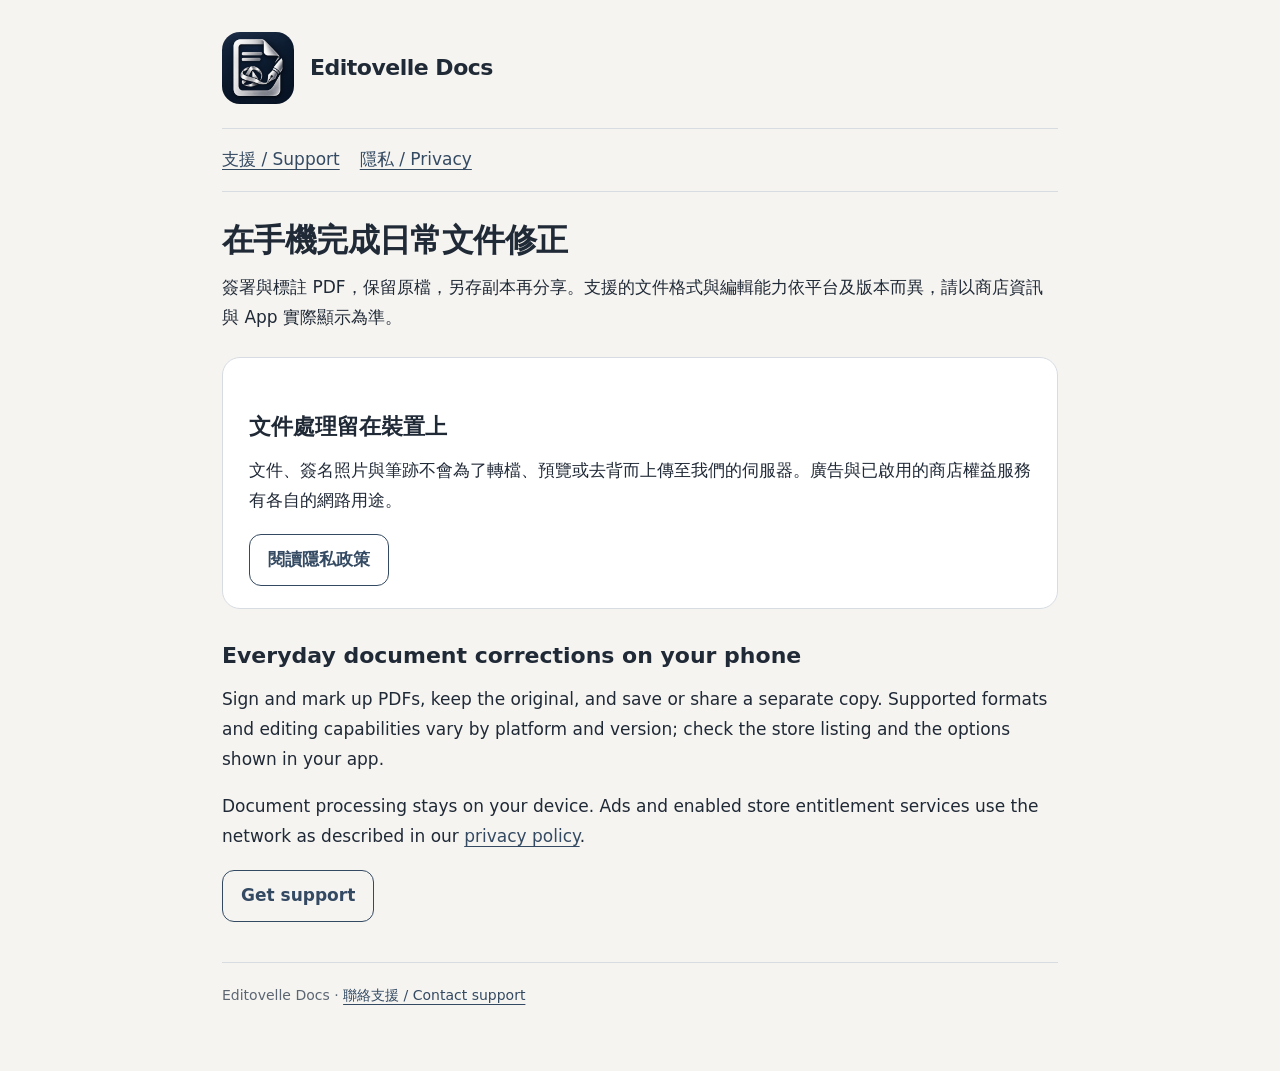
<file: index.html>
<!doctype html>
<html lang="zh-Hant"><head><meta charset="utf-8"><meta name="viewport" content="width=device-width, initial-scale=1"><title>Editovelle Docs · 支援與隱私</title><meta name="description" content="Editovelle Docs 官方支援與隱私政策。Official support and privacy information."><link rel="stylesheet" href="style.css"><link rel="icon" href="icon.png"></head><body><main>
<header><img src="icon.png" alt=""><div>Editovelle Docs</div></header>
<nav aria-label="主要連結"><a href="support.html">支援 / Support</a><a href="privacy.html">隱私 / Privacy</a></nav>
<h1>在手機完成日常文件修正</h1>
<p>簽署與標註 PDF，保留原檔，另存副本再分享。支援的文件格式與編輯能力依平台及版本而異，請以商店資訊與 App 實際顯示為準。</p>
<div class="panel"><h2>文件處理留在裝置上</h2><p>文件、簽名照片與筆跡不會為了轉檔、預覽或去背而上傳至我們的伺服器。廣告與已啟用的商店權益服務有各自的網路用途。</p><a class="button" href="privacy.html">閱讀隱私政策</a></div>
<section lang="en"><h2>Everyday document corrections on your phone</h2><p>Sign and mark up PDFs, keep the original, and save or share a separate copy. Supported formats and editing capabilities vary by platform and version; check the store listing and the options shown in your app.</p><p>Document processing stays on your device. Ads and enabled store entitlement services use the network as described in our <a href="privacy.html#english">privacy policy</a>.</p><a class="button" href="support.html#english">Get support</a></section>
<footer>Editovelle Docs · <a href="support.html">聯絡支援 / Contact support</a></footer>
</main></body></html>
</file>
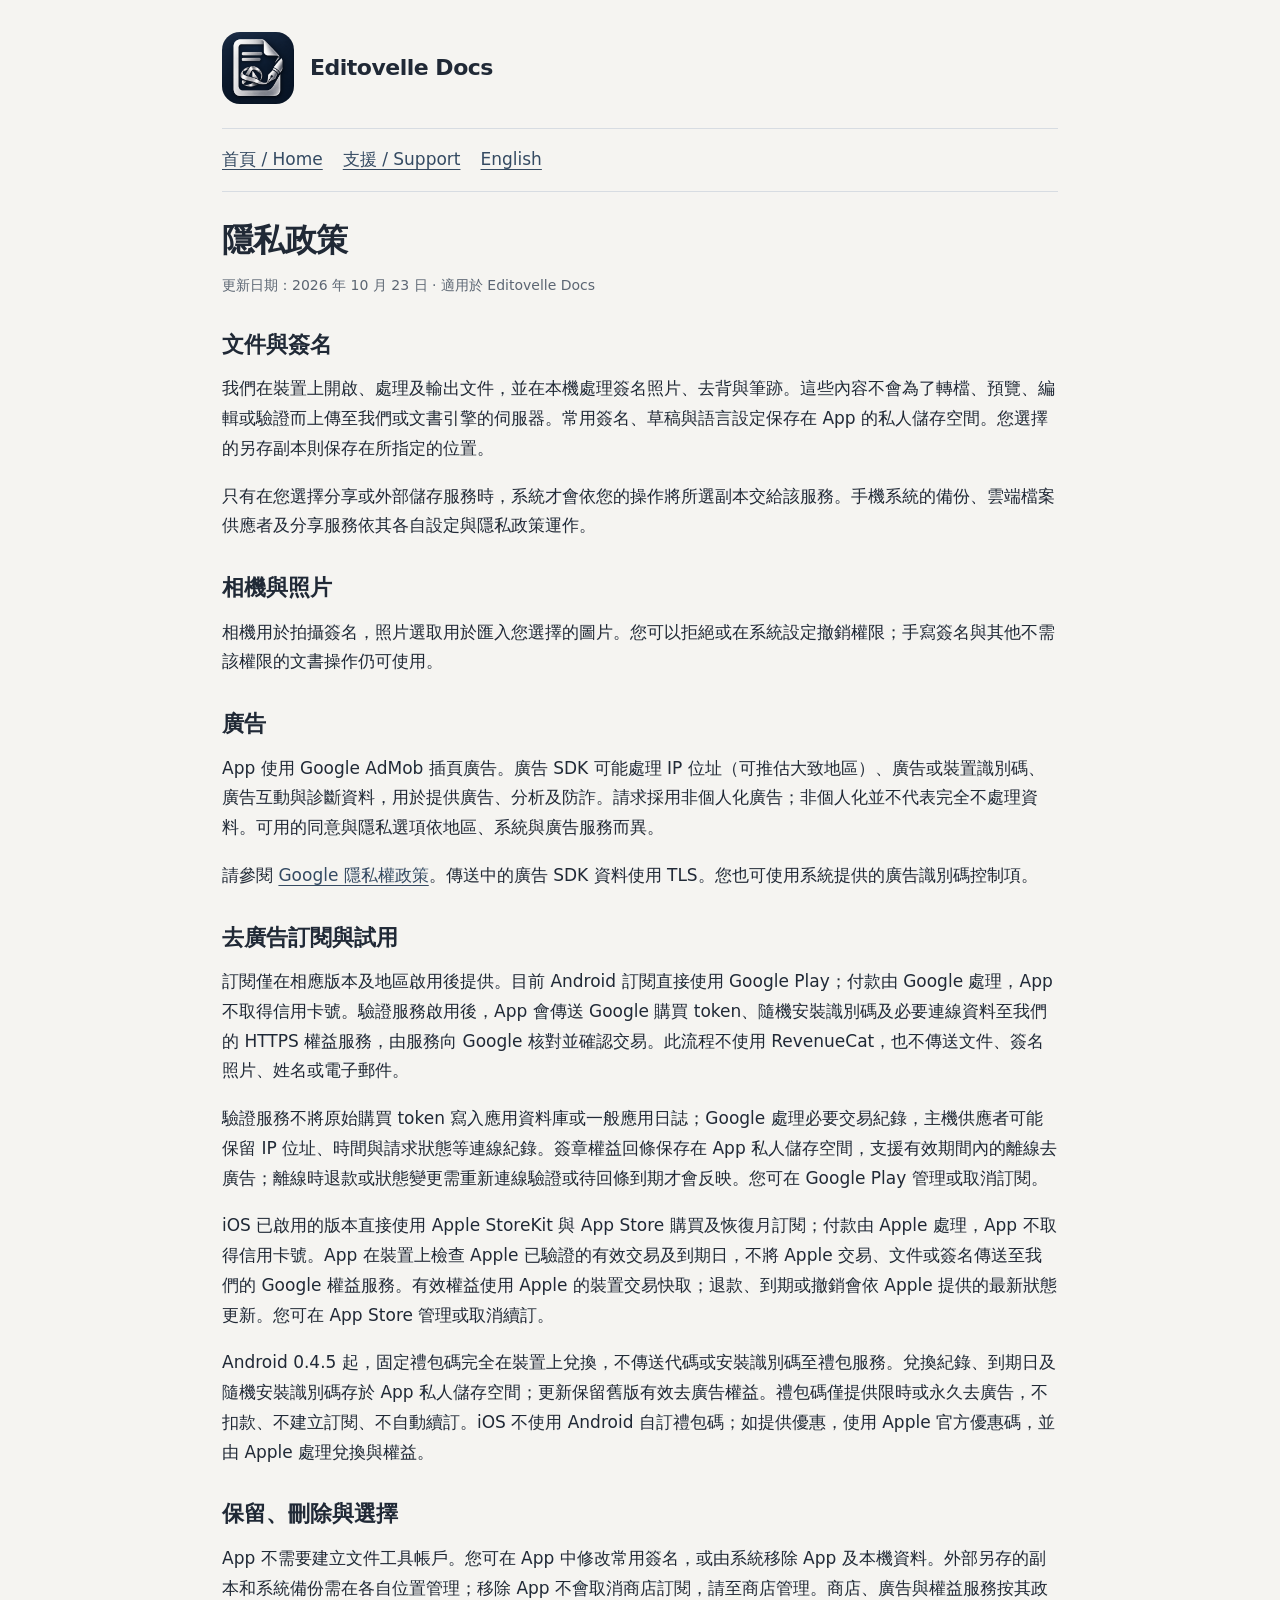
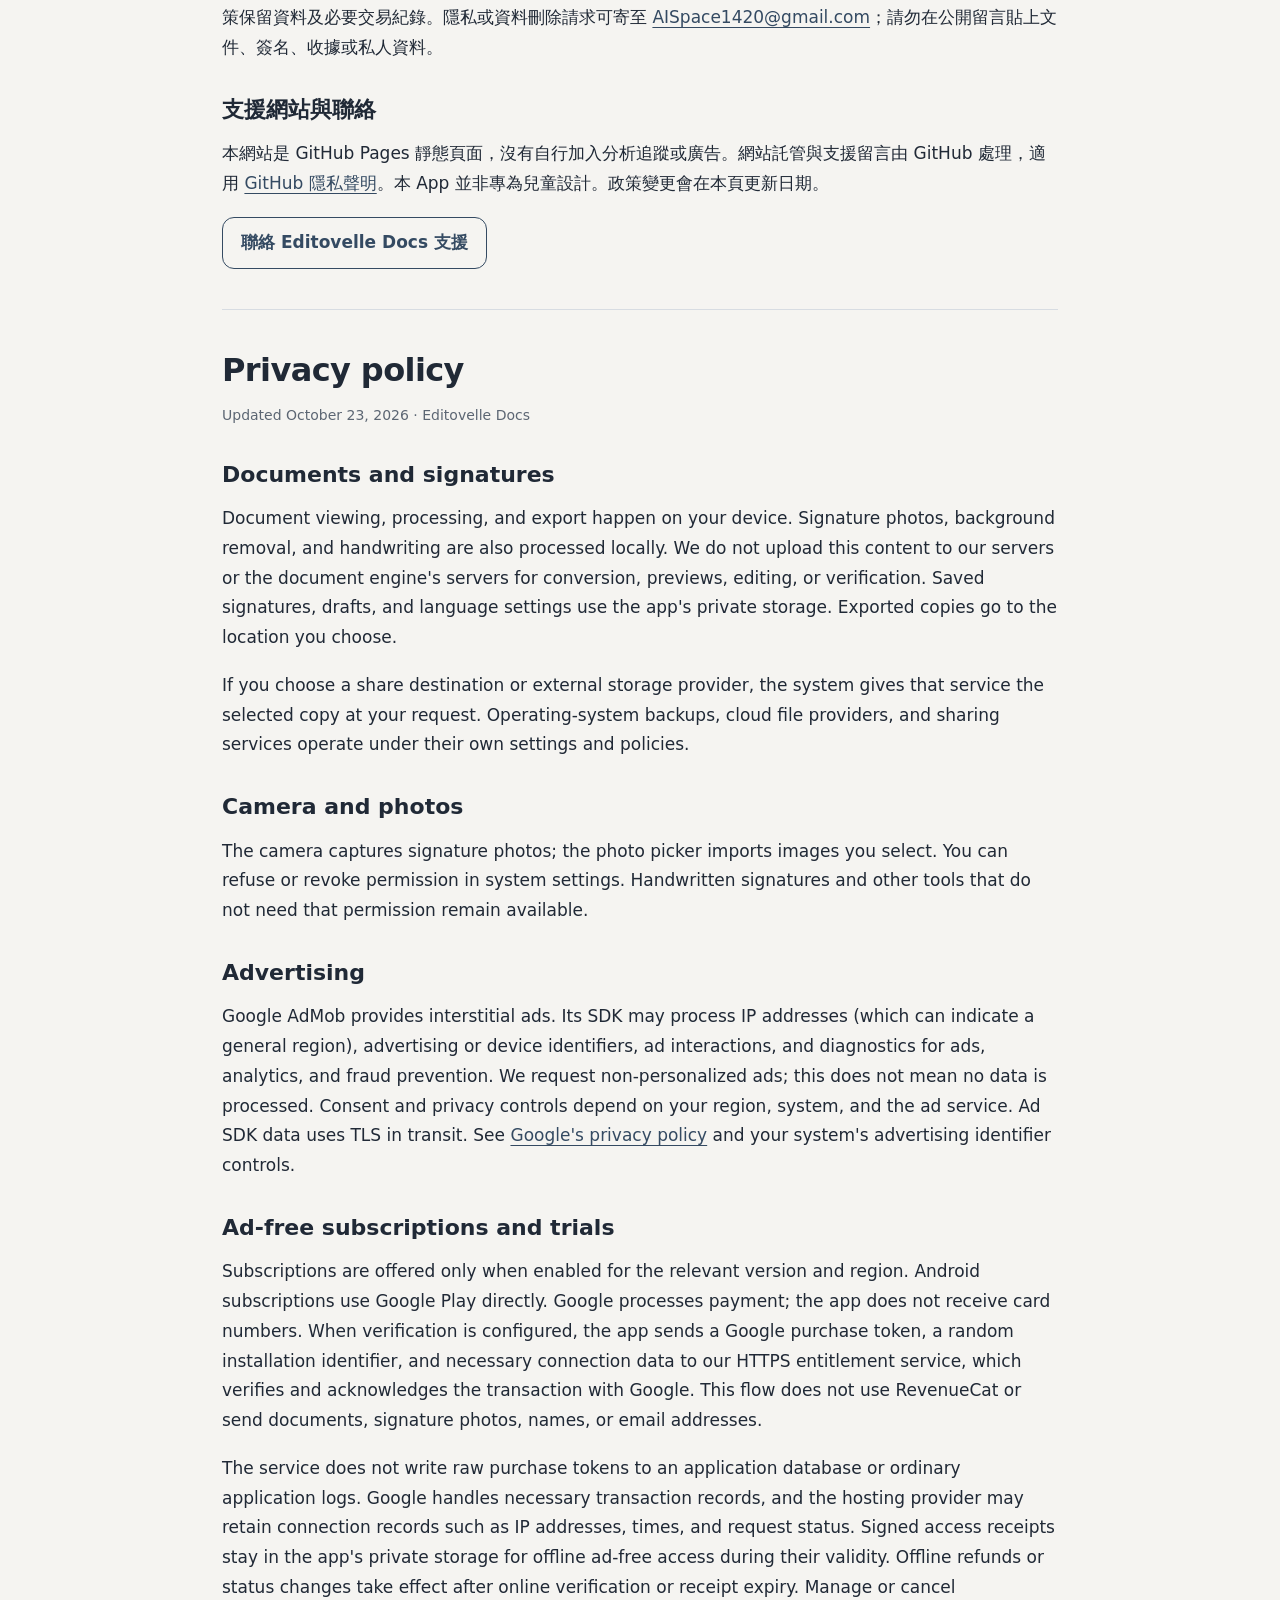
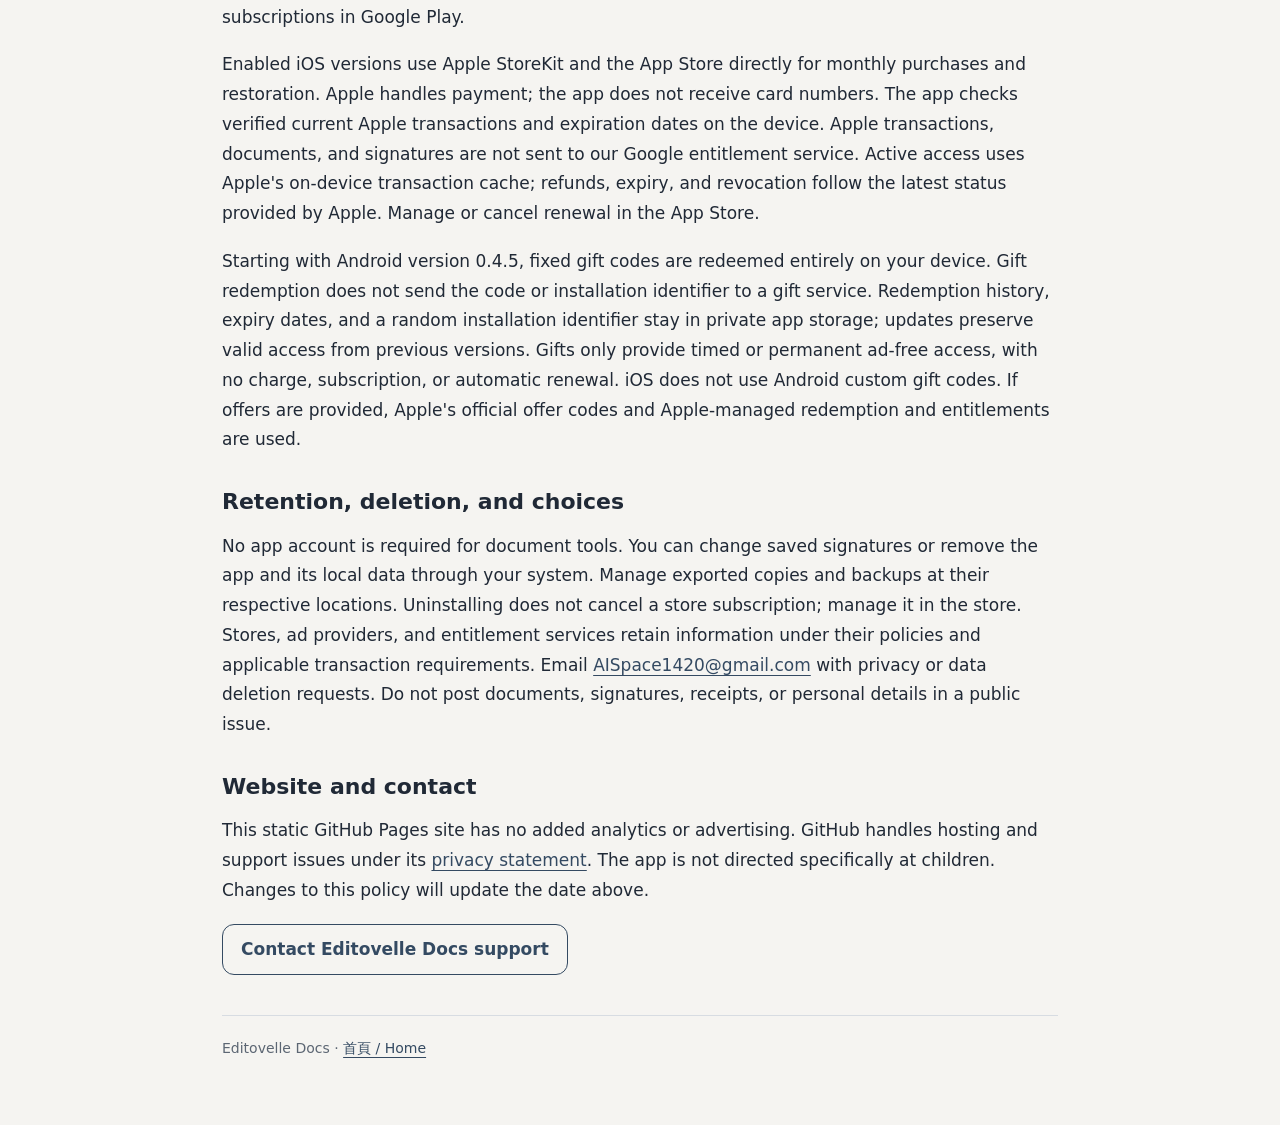
<file: privacy.html>
<!doctype html>
<html lang="zh-Hant"><head><meta charset="utf-8"><meta name="viewport" content="width=device-width, initial-scale=1"><title>隱私政策 / Privacy · Editovelle Docs</title><link rel="stylesheet" href="style.css"><link rel="icon" href="icon.png"></head><body><main>
<header><img src="icon.png" alt=""><div>Editovelle Docs</div></header>
<nav aria-label="主要連結"><a href="index.html">首頁 / Home</a><a href="support.html">支援 / Support</a><a href="#english">English</a></nav>
<h1>隱私政策</h1><p class="muted">更新日期：2026 年 10 月 23 日 · 適用於 Editovelle Docs</p>
<h2>文件與簽名</h2><p>我們在裝置上開啟、處理及輸出文件，並在本機處理簽名照片、去背與筆跡。這些內容不會為了轉檔、預覽、編輯或驗證而上傳至我們或文書引擎的伺服器。常用簽名、草稿與語言設定保存在 App 的私人儲存空間。您選擇的另存副本則保存在所指定的位置。</p>
<p>只有在您選擇分享或外部儲存服務時，系統才會依您的操作將所選副本交給該服務。手機系統的備份、雲端檔案供應者及分享服務依其各自設定與隱私政策運作。</p>
<h2>相機與照片</h2><p>相機用於拍攝簽名，照片選取用於匯入您選擇的圖片。您可以拒絕或在系統設定撤銷權限；手寫簽名與其他不需該權限的文書操作仍可使用。</p>
<h2>廣告</h2><p>App 使用 Google AdMob 插頁廣告。廣告 SDK 可能處理 IP 位址（可推估大致地區）、廣告或裝置識別碼、廣告互動與診斷資料，用於提供廣告、分析及防詐。請求採用非個人化廣告；非個人化並不代表完全不處理資料。可用的同意與隱私選項依地區、系統與廣告服務而異。</p>
<p>請參閱 <a href="https://policies.google.com/privacy">Google 隱私權政策</a>。傳送中的廣告 SDK 資料使用 TLS。您也可使用系統提供的廣告識別碼控制項。</p>
<h2>去廣告訂閱與試用</h2><p>訂閱僅在相應版本及地區啟用後提供。目前 Android 訂閱直接使用 Google Play；付款由 Google 處理，App 不取得信用卡號。驗證服務啟用後，App 會傳送 Google 購買 token、隨機安裝識別碼及必要連線資料至我們的 HTTPS 權益服務，由服務向 Google 核對並確認交易。此流程不使用 RevenueCat，也不傳送文件、簽名照片、姓名或電子郵件。</p><p>驗證服務不將原始購買 token 寫入應用資料庫或一般應用日誌；Google 處理必要交易紀錄，主機供應者可能保留 IP 位址、時間與請求狀態等連線紀錄。簽章權益回條保存在 App 私人儲存空間，支援有效期間內的離線去廣告；離線時退款或狀態變更需重新連線驗證或待回條到期才會反映。您可在 Google Play 管理或取消訂閱。</p><p>iOS 已啟用的版本直接使用 Apple StoreKit 與 App Store 購買及恢復月訂閱；付款由 Apple 處理，App 不取得信用卡號。App 在裝置上檢查 Apple 已驗證的有效交易及到期日，不將 Apple 交易、文件或簽名傳送至我們的 Google 權益服務。有效權益使用 Apple 的裝置交易快取；退款、到期或撤銷會依 Apple 提供的最新狀態更新。您可在 App Store 管理或取消續訂。</p>
<p>Android 0.4.5 起，固定禮包碼完全在裝置上兌換，不傳送代碼或安裝識別碼至禮包服務。兌換紀錄、到期日及隨機安裝識別碼存於 App 私人儲存空間；更新保留舊版有效去廣告權益。禮包碼僅提供限時或永久去廣告，不扣款、不建立訂閱、不自動續訂。iOS 不使用 Android 自訂禮包碼；如提供優惠，使用 Apple 官方優惠碼，並由 Apple 處理兌換與權益。</p>
<h2>保留、刪除與選擇</h2><p>App 不需要建立文件工具帳戶。您可在 App 中修改常用簽名，或由系統移除 App 及本機資料。外部另存的副本和系統備份需在各自位置管理；移除 App 不會取消商店訂閱，請至商店管理。商店、廣告與權益服務按其政策保留資料及必要交易紀錄。隱私或資料刪除請求可寄至 <a href="mailto:AISpace1420@gmail.com">AISpace1420@gmail.com</a>；請勿在公開留言貼上文件、簽名、收據或私人資料。</p>
<h2>支援網站與聯絡</h2><p>本網站是 GitHub Pages 靜態頁面，沒有自行加入分析追蹤或廣告。網站託管與支援留言由 GitHub 處理，適用 <a href="https://docs.github.com/en/site-policy/privacy-policies/github-general-privacy-statement">GitHub 隱私聲明</a>。本 App 並非專為兒童設計。政策變更會在本頁更新日期。</p><p><a class="button" href="support.html">聯絡 Editovelle Docs 支援</a></p>
<hr>
<section lang="en" id="english"><h1>Privacy policy</h1><p class="muted">Updated October 23, 2026 · Editovelle Docs</p>
<h2>Documents and signatures</h2><p>Document viewing, processing, and export happen on your device. Signature photos, background removal, and handwriting are also processed locally. We do not upload this content to our servers or the document engine's servers for conversion, previews, editing, or verification. Saved signatures, drafts, and language settings use the app's private storage. Exported copies go to the location you choose.</p><p>If you choose a share destination or external storage provider, the system gives that service the selected copy at your request. Operating-system backups, cloud file providers, and sharing services operate under their own settings and policies.</p>
<h2>Camera and photos</h2><p>The camera captures signature photos; the photo picker imports images you select. You can refuse or revoke permission in system settings. Handwritten signatures and other tools that do not need that permission remain available.</p>
<h2>Advertising</h2><p>Google AdMob provides interstitial ads. Its SDK may process IP addresses (which can indicate a general region), advertising or device identifiers, ad interactions, and diagnostics for ads, analytics, and fraud prevention. We request non-personalized ads; this does not mean no data is processed. Consent and privacy controls depend on your region, system, and the ad service. Ad SDK data uses TLS in transit. See <a href="https://policies.google.com/privacy">Google's privacy policy</a> and your system's advertising identifier controls.</p>
<h2>Ad-free subscriptions and trials</h2><p>Subscriptions are offered only when enabled for the relevant version and region. Android subscriptions use Google Play directly. Google processes payment; the app does not receive card numbers. When verification is configured, the app sends a Google purchase token, a random installation identifier, and necessary connection data to our HTTPS entitlement service, which verifies and acknowledges the transaction with Google. This flow does not use RevenueCat or send documents, signature photos, names, or email addresses.</p><p>The service does not write raw purchase tokens to an application database or ordinary application logs. Google handles necessary transaction records, and the hosting provider may retain connection records such as IP addresses, times, and request status. Signed access receipts stay in the app's private storage for offline ad-free access during their validity. Offline refunds or status changes take effect after online verification or receipt expiry. Manage or cancel subscriptions in Google Play.</p><p>Enabled iOS versions use Apple StoreKit and the App Store directly for monthly purchases and restoration. Apple handles payment; the app does not receive card numbers. The app checks verified current Apple transactions and expiration dates on the device. Apple transactions, documents, and signatures are not sent to our Google entitlement service. Active access uses Apple's on-device transaction cache; refunds, expiry, and revocation follow the latest status provided by Apple. Manage or cancel renewal in the App Store.</p><p>Starting with Android version 0.4.5, fixed gift codes are redeemed entirely on your device. Gift redemption does not send the code or installation identifier to a gift service. Redemption history, expiry dates, and a random installation identifier stay in private app storage; updates preserve valid access from previous versions. Gifts only provide timed or permanent ad-free access, with no charge, subscription, or automatic renewal. iOS does not use Android custom gift codes. If offers are provided, Apple's official offer codes and Apple-managed redemption and entitlements are used.</p>
<h2>Retention, deletion, and choices</h2><p>No app account is required for document tools. You can change saved signatures or remove the app and its local data through your system. Manage exported copies and backups at their respective locations. Uninstalling does not cancel a store subscription; manage it in the store. Stores, ad providers, and entitlement services retain information under their policies and applicable transaction requirements. Email <a href="mailto:AISpace1420@gmail.com">AISpace1420@gmail.com</a> with privacy or data deletion requests. Do not post documents, signatures, receipts, or personal details in a public issue.</p>
<h2>Website and contact</h2><p>This static GitHub Pages site has no added analytics or advertising. GitHub handles hosting and support issues under its <a href="https://docs.github.com/en/site-policy/privacy-policies/github-general-privacy-statement">privacy statement</a>. The app is not directed specifically at children. Changes to this policy will update the date above.</p><p><a class="button" href="support.html#english">Contact Editovelle Docs support</a></p></section>
<footer>Editovelle Docs · <a href="index.html">首頁 / Home</a></footer></main></body></html>
</file>
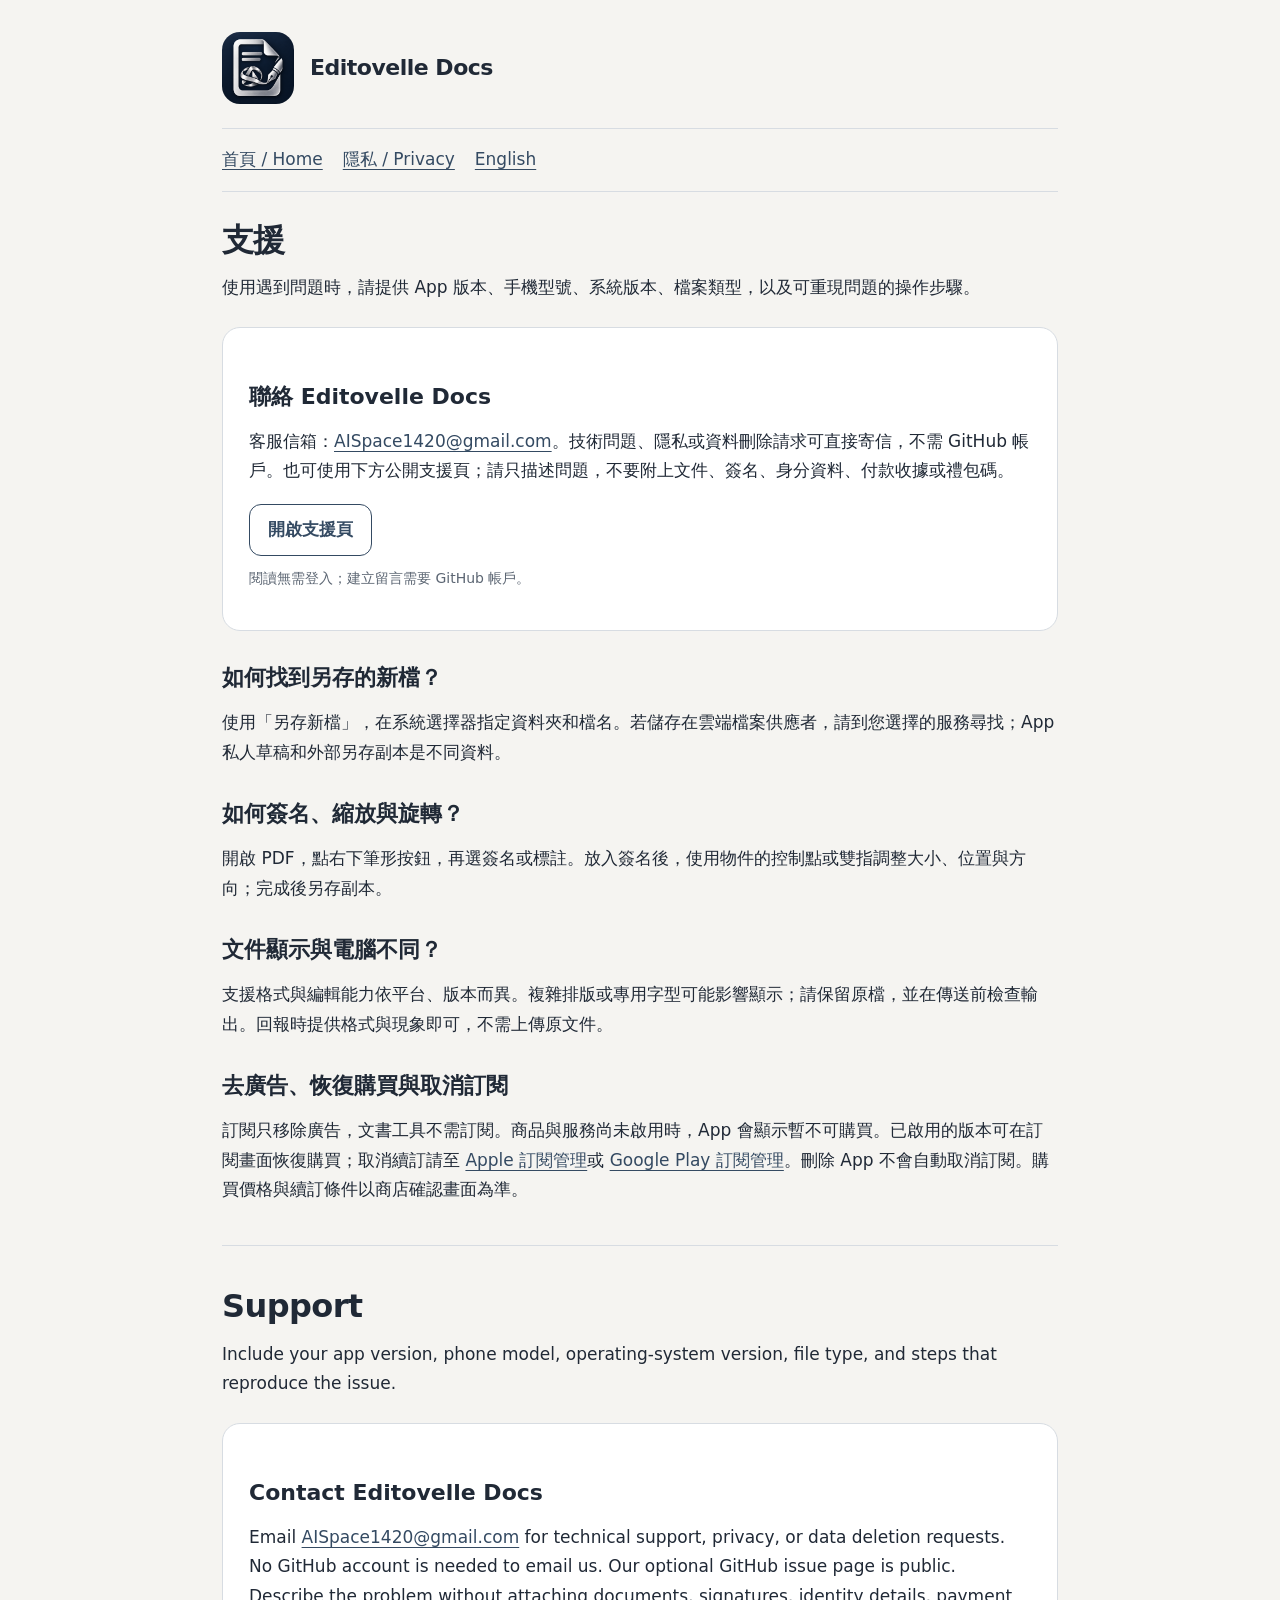
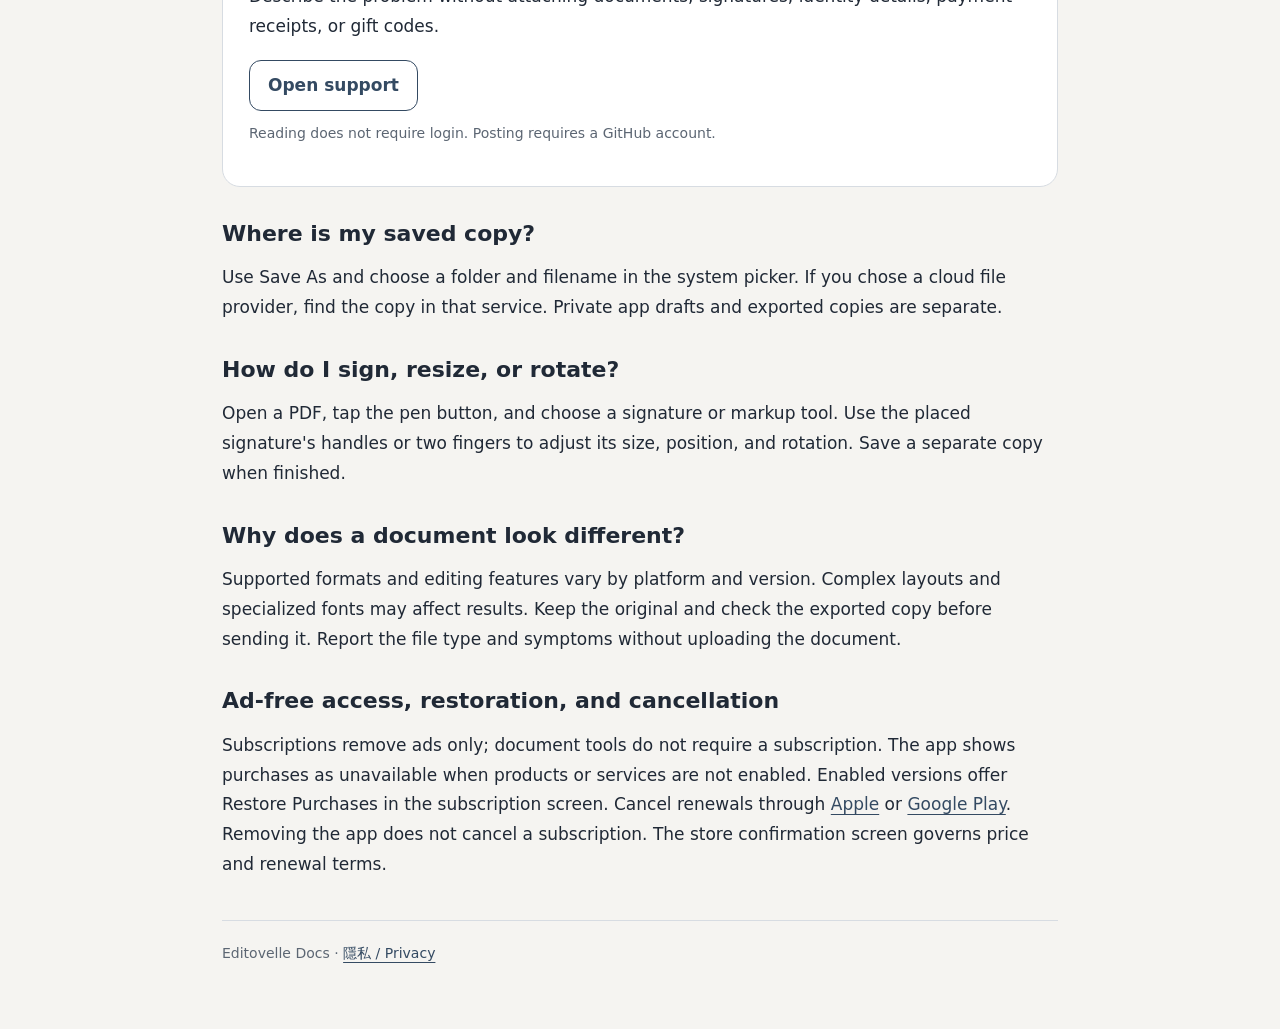
<file: support.html>
<!doctype html>
<html lang="zh-Hant"><head><meta charset="utf-8"><meta name="viewport" content="width=device-width, initial-scale=1"><title>支援 / Support · Editovelle Docs</title><link rel="stylesheet" href="style.css"><link rel="icon" href="icon.png"></head><body><main>
<header><img src="icon.png" alt=""><div>Editovelle Docs</div></header><nav aria-label="主要連結"><a href="index.html">首頁 / Home</a><a href="privacy.html">隱私 / Privacy</a><a href="#english">English</a></nav>
<h1>支援</h1><p>使用遇到問題時，請提供 App 版本、手機型號、系統版本、檔案類型，以及可重現問題的操作步驟。</p><div class="panel"><h2>聯絡 Editovelle Docs</h2><p>客服信箱：<a href="mailto:AISpace1420@gmail.com">AISpace1420@gmail.com</a>。技術問題、隱私或資料刪除請求可直接寄信，不需 GitHub 帳戶。也可使用下方公開支援頁；請只描述問題，不要附上文件、簽名、身分資料、付款收據或禮包碼。</p><a class="button" href="https://github.com/1420honyi/editovelle-docs-support/issues">開啟支援頁</a><p class="muted">閱讀無需登入；建立留言需要 GitHub 帳戶。</p></div>
<h2>如何找到另存的新檔？</h2><p>使用「另存新檔」，在系統選擇器指定資料夾和檔名。若儲存在雲端檔案供應者，請到您選擇的服務尋找；App 私人草稿和外部另存副本是不同資料。</p>
<h2>如何簽名、縮放與旋轉？</h2><p>開啟 PDF，點右下筆形按鈕，再選簽名或標註。放入簽名後，使用物件的控制點或雙指調整大小、位置與方向；完成後另存副本。</p>
<h2>文件顯示與電腦不同？</h2><p>支援格式與編輯能力依平台、版本而異。複雜排版或專用字型可能影響顯示；請保留原檔，並在傳送前檢查輸出。回報時提供格式與現象即可，不需上傳原文件。</p>
<h2>去廣告、恢復購買與取消訂閱</h2><p>訂閱只移除廣告，文書工具不需訂閱。商品與服務尚未啟用時，App 會顯示暫不可購買。已啟用的版本可在訂閱畫面恢復購買；取消續訂請至 <a href="https://support.apple.com/118428">Apple 訂閱管理</a>或 <a href="https://support.google.com/googleplay/answer/7018481">Google Play 訂閱管理</a>。刪除 App 不會自動取消訂閱。購買價格與續訂條件以商店確認畫面為準。</p>
<hr><section lang="en" id="english"><h1>Support</h1><p>Include your app version, phone model, operating-system version, file type, and steps that reproduce the issue.</p><div class="panel"><h2>Contact Editovelle Docs</h2><p>Email <a href="mailto:AISpace1420@gmail.com">AISpace1420@gmail.com</a> for technical support, privacy, or data deletion requests. No GitHub account is needed to email us. Our optional GitHub issue page is public. Describe the problem without attaching documents, signatures, identity details, payment receipts, or gift codes.</p><a class="button" href="https://github.com/1420honyi/editovelle-docs-support/issues">Open support</a><p class="muted">Reading does not require login. Posting requires a GitHub account.</p></div>
<h2>Where is my saved copy?</h2><p>Use Save As and choose a folder and filename in the system picker. If you chose a cloud file provider, find the copy in that service. Private app drafts and exported copies are separate.</p>
<h2>How do I sign, resize, or rotate?</h2><p>Open a PDF, tap the pen button, and choose a signature or markup tool. Use the placed signature's handles or two fingers to adjust its size, position, and rotation. Save a separate copy when finished.</p>
<h2>Why does a document look different?</h2><p>Supported formats and editing features vary by platform and version. Complex layouts and specialized fonts may affect results. Keep the original and check the exported copy before sending it. Report the file type and symptoms without uploading the document.</p>
<h2>Ad-free access, restoration, and cancellation</h2><p>Subscriptions remove ads only; document tools do not require a subscription. The app shows purchases as unavailable when products or services are not enabled. Enabled versions offer Restore Purchases in the subscription screen. Cancel renewals through <a href="https://support.apple.com/118428">Apple</a> or <a href="https://support.google.com/googleplay/answer/7018481">Google Play</a>. Removing the app does not cancel a subscription. The store confirmation screen governs price and renewal terms.</p></section><footer>Editovelle Docs · <a href="privacy.html">隱私 / Privacy</a></footer></main></body></html>
</file>
<file: style.css>
:root{color-scheme:light;--ink:#202936;--muted:#5c6673;--line:#d7dce2;--paper:#f5f4f1;--card:#fff;--accent:#344a62}*{box-sizing:border-box}body{margin:0;background:var(--paper);color:var(--ink);font:17px/1.75 system-ui,-apple-system,BlinkMacSystemFont,"Segoe UI",sans-serif}main{max-width:880px;margin:auto;padding:32px 22px 64px}header{display:flex;align-items:center;gap:16px;margin-bottom:24px}header img{width:72px;height:72px;border-radius:18px}header div{font-size:22px;font-weight:650;letter-spacing:-.5px}nav{display:flex;gap:20px;flex-wrap:wrap;padding:16px 0;border-top:1px solid var(--line);border-bottom:1px solid var(--line)}a{color:var(--accent);text-underline-offset:4px}a:focus-visible{outline:3px solid #a5b9d0;outline-offset:4px}h1{font-size:32px;line-height:1.3;margin:28px 0 12px;letter-spacing:-.6px}h2{font-size:22px;margin:28px 0 8px}p{margin:10px 0 18px}.muted,footer{color:var(--muted);font-size:14px}.panel{background:var(--card);padding:22px 26px;border:1px solid var(--line);border-radius:18px;margin:24px 0}.button{display:inline-block;padding:10px 18px;border:1px solid var(--accent);border-radius:12px;text-decoration:none;font-weight:600}section[lang]{scroll-margin-top:20px}hr{border:0;border-top:1px solid var(--line);margin:40px 0}footer{margin-top:40px;padding-top:20px;border-top:1px solid var(--line)}@media(max-width:480px){main{padding:24px 18px 48px}.panel{padding:18px}h1{font-size:28px}header img{width:60px;height:60px}}
</file>
